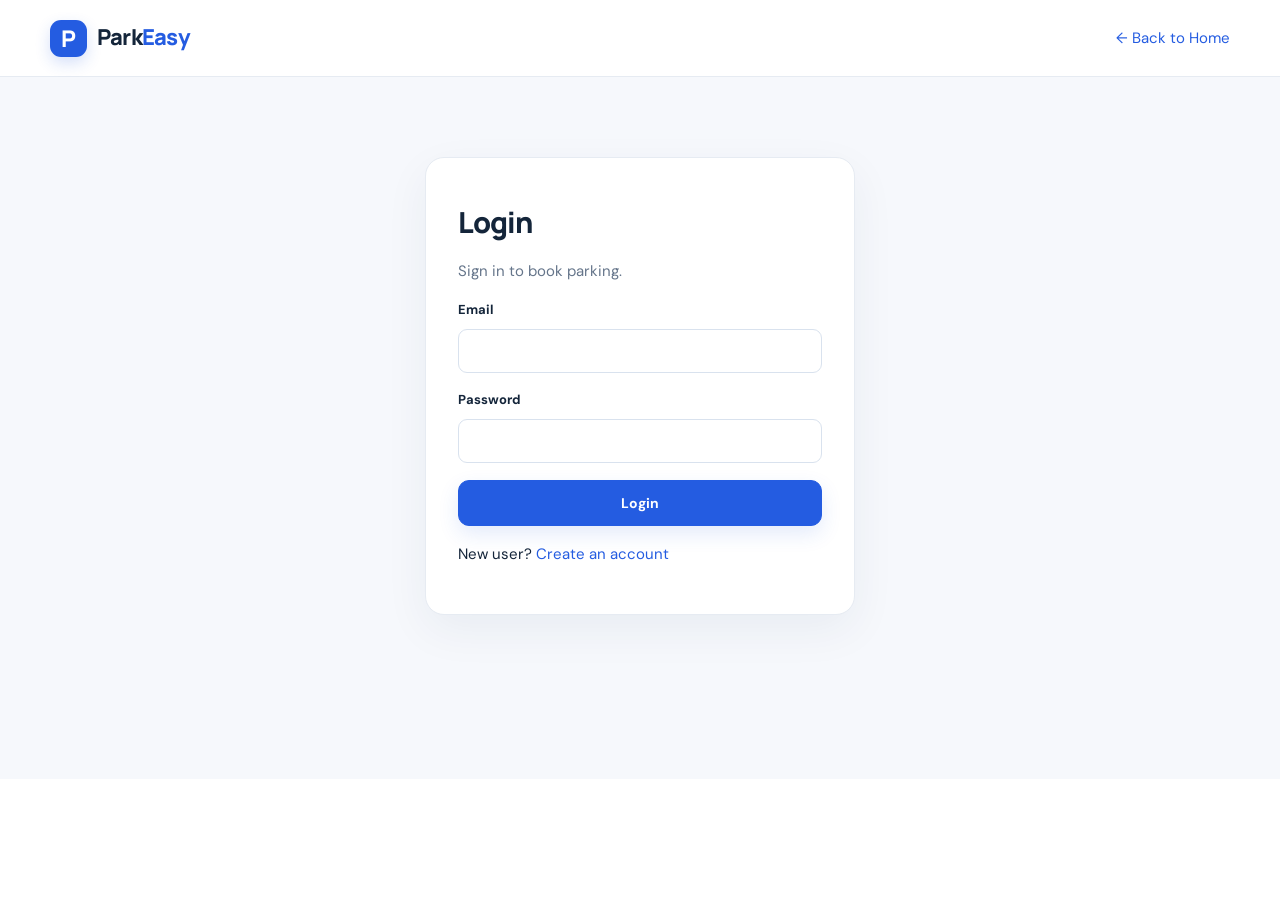
<file: templates/login.html>
<!doctype html><html lang="en"><head>
<meta charset="utf-8"><meta name="viewport" content="width=device-width, initial-scale=1">
<title>Login | ParkEasy</title><link rel="stylesheet" href="/static/style.css">
<script src="/static/auth.js" defer></script></head>
<body><header class="topbar"><div class="container nav"><a class="brand" href="/"><span class="brand-mark">P</span> Park<span class="accent">Easy</span></a><a href="/">← Back to Home</a></div></header>
<main class="form-container"><div class="form-card">
<h1>Login</h1><p class="muted">Sign in to book parking.</p>
<form id="authForm" data-mode="login">
<label>Email<input type="email" id="email" required autocomplete="email"></label>
<label>Password<input type="password" id="password" required autocomplete="current-password"></label>
<button type="submit" class="button full">Login</button>
</form><p id="message" class="error" role="status"></p>
<p>New user? <a href="/register">Create an account</a></p></div></main></body></html>
</file>
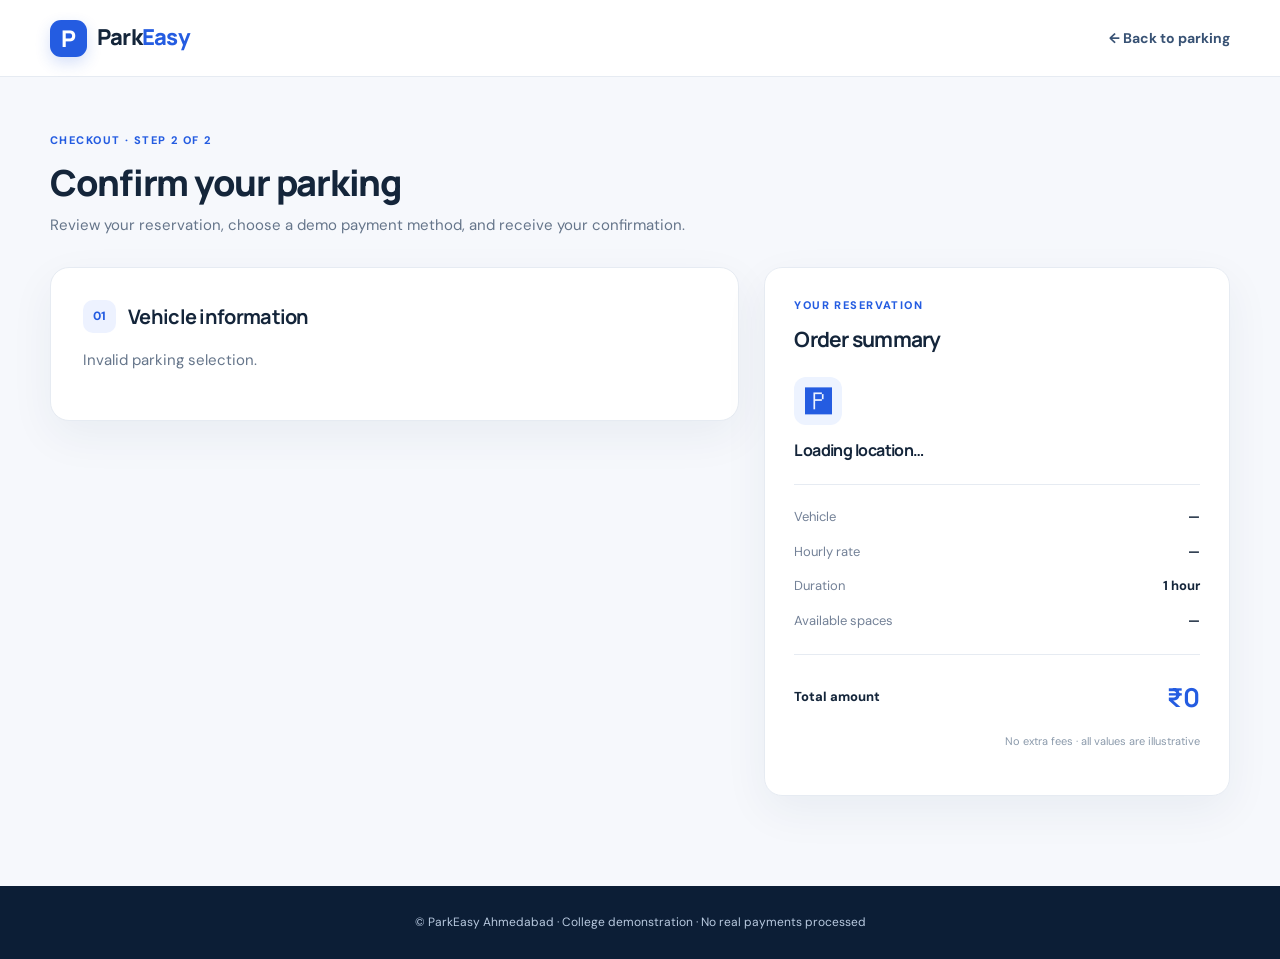
<file: templates/payment.html>
<!doctype html><html lang="en"><head>
<meta charset="utf-8"><meta name="viewport" content="width=device-width, initial-scale=1">
<title>Secure-style Demo Checkout | ParkEasy</title><link rel="stylesheet" href="/static/style.css">
<script src="/static/payment.js" defer></script></head>
<body>
<header class="topbar"><div class="container nav"><a class="brand" href="/"><span class="brand-mark">P</span> Park<span class="accent">Easy</span></a><a href="/#parking" class="text-link">← Back to parking</a></div></header>
<main class="checkout-page"><div class="container"><div class="checkout-heading"><span class="section-eyebrow">CHECKOUT · STEP 2 OF 2</span><h1>Confirm your parking</h1><p class="muted">Review your reservation, choose a demo payment method, and receive your confirmation.</p></div>
<div class="checkout-grid">
  <section class="form-card checkout-main">
    <div class="checkout-step"><span class="step-bubble">01</span><h2>Vehicle information</h2></div>
    <p id="selectionInfo" class="muted">Loading your selected parking...</p>
    <form id="paymentForm">
      <label for="numberPlate">Registration number<input id="numberPlate" name="number_plate" type="text" placeholder="GJ01AB1234" maxlength="15" required autocomplete="off" pattern="[A-Za-z0-9 -]{7,15}" title="Example: GJ01AB1234" style="text-transform:uppercase"></label>
      <p class="field-help">Use the number on your bike or car registration plate.</p>
      <label for="hours">Parking duration<select id="hours"><option value="1">1 hour</option><option value="2">2 hours</option><option value="3">3 hours</option><option value="4">4 hours</option><option value="5">5 hours</option><option value="6">6 hours</option><option value="7">7 hours</option><option value="8">8 hours</option></select></label>
      <div class="checkout-step second-step"><span class="step-bubble">02</span><h2>Choose payment method</h2></div>
      <div class="payment-methods" role="radiogroup" aria-label="Payment method">
        <label class="method-card selected"><input type="radio" name="method" value="Demo UPI" checked><span class="method-icon">₹</span><span><strong>UPI</strong><small>Simulated payment · no PIN</small></span><span class="radio-indicator"></span></label>
        <label class="method-card"><input type="radio" name="method" value="Demo Card"><span class="method-icon">▣</span><span><strong>Debit / Credit card</strong><small>Simulated payment · no card details</small></span><span class="radio-indicator"></span></label>
        <label class="method-card"><input type="radio" name="method" value="Cash at parking"><span class="method-icon">▤</span><span><strong>Pay at parking</strong><small>Amount due on arrival · simulated booking</small></span><span class="radio-indicator"></span></label>
      </div>
      <div class="payment-preview" id="paymentPreview"><span class="preview-icon">✓</span><span>UPI simulation — your booking will be marked <b>Demo paid</b>. No actual payment is processed.</span></div>
      <div class="notice">Academic demonstration only. No live payment gateway or real-world parking reservation. Never enter UPI PIN, card details or banking credentials.</div>
      <button type="submit" class="button full" id="confirmButton">Confirm demo payment · ₹0</button>
      <p class="centered-footnote">A confirmation number and receipt will appear after booking.</p>
    </form>
    <div id="message" role="status" aria-live="polite"></div>
  </section>
  <aside class="order-summary"><div class="order-heading"><span class="section-eyebrow">YOUR RESERVATION</span><h2>Order summary</h2></div>
    <div class="order-location-icon">🅿</div><h3 id="orderPlace">Loading location…</h3><p id="orderArea" class="muted"></p>
    <div class="order-divider"></div>
    <div class="order-line"><span>Vehicle</span><strong id="orderVehicle">—</strong></div>
    <div class="order-line"><span>Hourly rate</span><strong id="orderRate">—</strong></div>
    <div class="order-line"><span>Duration</span><strong id="orderDuration">1 hour</strong></div>
    <div class="order-line"><span>Available spaces</span><strong id="orderSpaces">—</strong></div>
    <div class="order-divider"></div>
    <div class="order-line total-line"><span>Total amount</span><strong id="totalAmount">₹0</strong></div>
    <p class="order-caption">No extra fees · all values are illustrative</p>
  </aside>
</div></div></main>
<footer><div class="container">© ParkEasy Ahmedabad · College demonstration · No real payments processed</div></footer>
</body></html>
</file>
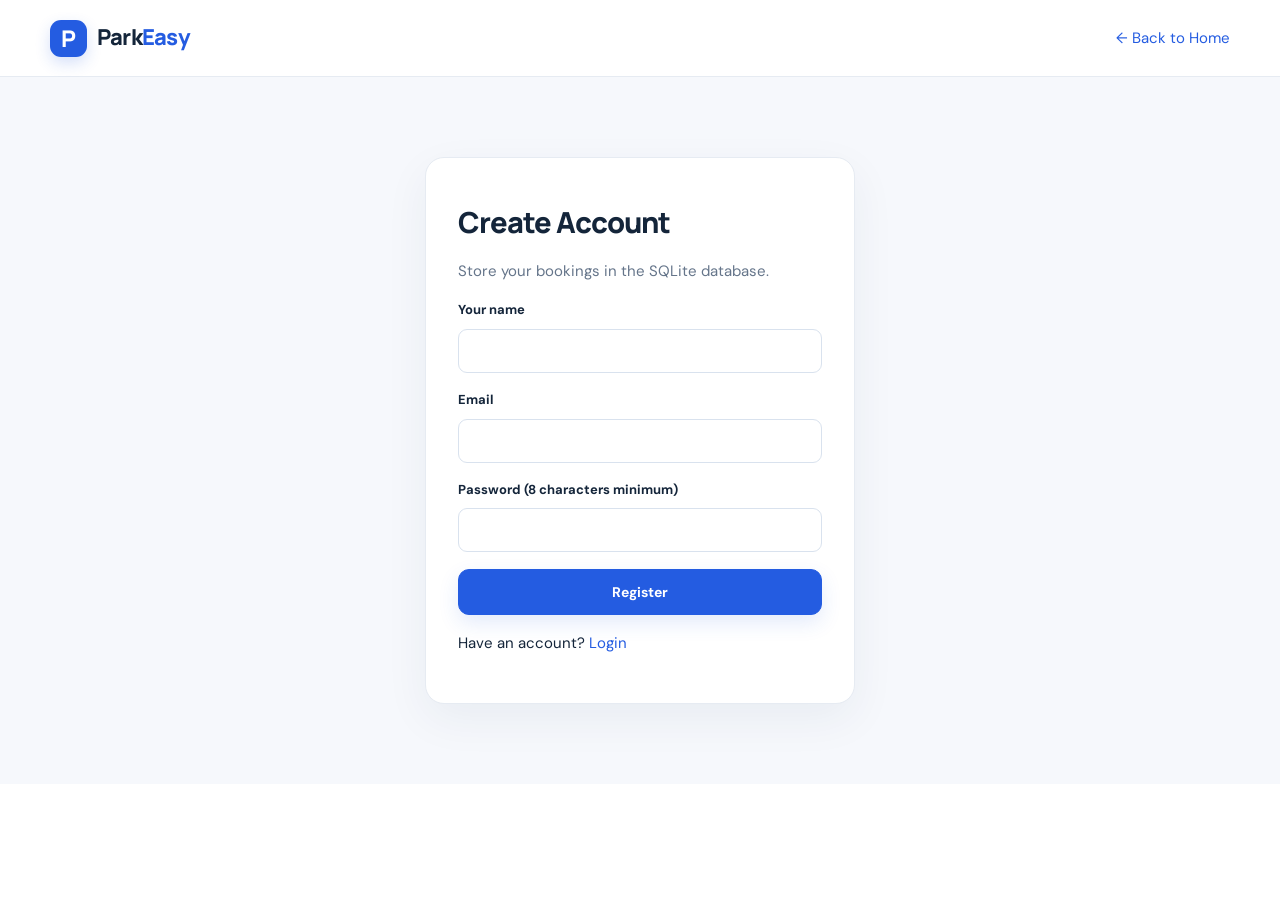
<file: templates/register.html>
<!doctype html><html lang="en"><head>
<meta charset="utf-8"><meta name="viewport" content="width=device-width, initial-scale=1">
<title>Register | ParkEasy</title><link rel="stylesheet" href="/static/style.css">
<script src="/static/auth.js" defer></script></head>
<body><header class="topbar"><div class="container nav"><a class="brand" href="/"><span class="brand-mark">P</span> Park<span class="accent">Easy</span></a><a href="/">← Back to Home</a></div></header>
<main class="form-container"><div class="form-card"><h1>Create Account</h1><p class="muted">Store your bookings in the SQLite database.</p>
<form id="authForm" data-mode="register">
<label>Your name<input type="text" id="name" required minlength="2" autocomplete="name"></label>
<label>Email<input type="email" id="email" required autocomplete="email"></label>
<label>Password (8 characters minimum)<input type="password" id="password" required minlength="8" autocomplete="new-password"></label>
<button type="submit" class="button full">Register</button>
</form><p id="message" class="error" role="status"></p><p>Have an account? <a href="/login">Login</a></p></div></main></body></html>
</file>
<file: static/style.css>
@import url('https://fonts.googleapis.com/css2?family=DM+Sans:wght@400;500;600;700&family=Manrope:wght@400;500;600;700;800&display=swap');
:root{--ink:#14253a;--muted:#65758a;--blue:#245ce1;--navy:#0c1e36;--line:#e6ebf2;--bg:#f6f8fc;--white:#fff;--green:#158769;--shadow:0 15px 45px rgba(20,44,79,.06)}
*{box-sizing:border-box}html{scroll-behavior:smooth}body{margin:0;color:var(--ink);background:#fff;font:15px/1.6 'DM Sans',Arial,sans-serif}h1,h2,h3,.brand{font-family:Manrope,Arial,sans-serif;letter-spacing:-.035em}h1{font-size:clamp(2.4rem,5vw,4.35rem);line-height:1.14;margin:16px 0 20px;font-weight:800}h2{font-size:clamp(1.55rem,2.8vw,2.25rem);line-height:1.25;margin:0 0 10px}h3{font-size:1.1rem;line-height:1.4;margin:0 0 8px}p{margin:8px 0 16px}a{color:var(--blue);text-decoration:none}a:hover{text-decoration:none}.muted{color:var(--muted)}.container{width:calc(100% - 48px);max-width:1180px;margin:auto}.topbar{background:#fff;border-bottom:1px solid var(--line);position:sticky;top:0;z-index:20}.nav{min-height:76px;display:flex;align-items:center;justify-content:space-between;gap:22px}.nav nav{display:flex;align-items:center;gap:30px}.nav nav a{color:#485a71;font-size:14px;font-weight:600}.nav nav a:hover{color:var(--blue)}.brand{color:var(--ink);font-size:22px;font-weight:800;display:inline-flex;align-items:center;gap:5px;white-space:nowrap}.brand-mark{display:inline-flex;align-items:center;justify-content:center;background:var(--blue);color:white;border-radius:11px;width:37px;height:37px;font-size:23px;margin-right:5px;box-shadow:0 6px 15px #245ce130}.accent{color:var(--blue);margin-left:-5px}#accountLinks{display:flex;align-items:center;gap:9px;font-size:13px;flex-wrap:wrap}.button{font:700 14px 'DM Sans',Arial,sans-serif;background:var(--blue);color:white;display:inline-flex;align-items:center;justify-content:center;gap:14px;border:1px solid var(--blue);border-radius:11px;cursor:pointer;padding:13px 19px;transition:.18s ease;box-shadow:0 8px 20px #245ce120}.button:hover{background:#174bc2;transform:translateY(-1px)}.button.outline{background:#fff;color:var(--blue);box-shadow:none;border-color:#cdd9f7}.button.outline:hover{background:#edf3ff}.button.small{padding:9px 13px;font-size:13px}.button.full{width:100%}button:disabled{opacity:.5;cursor:not-allowed;transform:none}.hero{background:radial-gradient(ellipse at 80% 18%,#edf3ff 0%,transparent 55%),linear-gradient(130deg,#fafdff,#f5f8ff);border-bottom:1px solid var(--line);overflow:hidden}.hero-inner{display:grid;grid-template-columns:1.12fr 1fr;gap:72px;align-items:center;padding:90px 0}.hero-copy>p{font-size:16px;color:#627188;max-width:520px}.tag,.section-eyebrow{font-size:11px;letter-spacing:.13em;font-weight:800;color:var(--blue)}.tag{border:1px solid #d7e4ff;background:#ebf2ff;border-radius:20px;padding:9px 13px;display:inline-flex;align-items:center;gap:9px}.status-dot{background:#28a479;width:7px;height:7px;border-radius:50%;display:inline-block}.gradient-text{color:var(--blue)}.hero-actions{display:flex;align-items:center;gap:24px;flex-wrap:wrap;margin-top:27px}.text-link{font-size:14px;font-weight:700;color:#385274}.hero-copy .hero-disclaimer{font-size:12px;color:#8191a7;margin-top:29px}.hero-visual{background:linear-gradient(145deg,#142e59,#0c1930);border-radius:26px;min-height:350px;color:#fff;padding:32px;box-shadow:0 30px 70px rgba(19,47,89,.21);position:relative;overflow:hidden}.hero-visual:before{content:'';position:absolute;width:270px;height:270px;border:1px solid #ffffff19;border-radius:50%;right:-60px;top:30px;box-shadow:0 0 0 52px #ffffff06,0 0 0 110px #ffffff04}.visual-kicker{font-weight:800;font-size:11px;letter-spacing:.13em;color:#bed2f5;display:flex;justify-content:space-between;gap:8px}.live-chip{color:#b2f5d6;letter-spacing:0;font-weight:600}.visual-icon{display:flex;align-items:center;justify-content:center;height:150px;font-size:54px;color:#93affb;position:relative}.visual-icon span{display:flex;align-items:center;justify-content:center;width:100px;height:100px;border-radius:22px;background:#fff;color:var(--blue);font-size:65px;box-shadow:0 14px 32px #060f2755}.visual-title{font-size:23px;font-family:Manrope;font-weight:800;letter-spacing:-.035em}.visual-subtitle{font-size:13px;color:#b0c2e2;margin-top:5px}.visual-mini-grid{display:grid;grid-template-columns:repeat(3,1fr);margin-top:26px;border-top:1px solid #ffffff25;padding-top:16px;gap:12px}.visual-mini-grid div{display:flex;flex-direction:column}.visual-mini-grid small{font-size:9px;color:#aabedb;letter-spacing:.08em}.visual-mini-grid strong{font-size:23px;letter-spacing:-.02em}.section{padding:80px 0}.section.light{background:var(--bg)}.section-eyebrow{display:block;margin-bottom:12px}.filter-box{margin:26px 0 18px;padding:22px;background:white;border:1px solid var(--line);border-radius:16px;box-shadow:var(--shadow);display:grid;grid-template-columns:1.5fr 1.2fr 1fr 1fr auto;gap:12px;align-items:end}label{font-weight:700;font-size:13px;display:block}input,select{font:500 14px 'DM Sans',Arial,sans-serif;width:100%;background:#fff;color:var(--ink);border:1px solid #d9e2ee;border-radius:9px;padding:12px 13px;margin-top:8px;outline:none}input:focus,select:focus{border-color:#6695f4;box-shadow:0 0 0 3px #245ce115}.summary{font-size:13px;font-weight:700;color:#62758a;margin:23px 0 17px}.card-grid{display:grid;grid-template-columns:repeat(3,minmax(0,1fr));gap:18px}.parking-card{background:#fff;border:1px solid var(--line);border-radius:17px;padding:24px;box-shadow:0 6px 20px #1d345008;transition:.2s}.parking-card:hover{border-color:#bbcff6;box-shadow:0 15px 35px #142f5514;transform:translateY(-2px)}.parking-card h3{font-size:17px}.parking-card .area{font-size:13px;color:var(--muted);margin:0 0 18px}.card-top{display:flex;justify-content:space-between;align-items:center;margin-bottom:17px}.parking-icon{display:inline-flex;width:46px;height:46px;align-items:center;justify-content:center;border-radius:12px;background:#edf3ff;font-size:22px}.pill{background:#e6f7ee;color:#17714c;border-radius:30px;padding:5px 11px;font-size:11px;font-weight:800}.pill.full{background:#ffedf0;color:#bd3b52}.info-row{border-top:1px solid #edf0f5;display:flex;justify-content:space-between;align-items:center;gap:15px;padding:12px 0;font-size:13px;color:#6e7a8b}.info-row strong{color:var(--ink);font-size:14px}.card-bottom{border-top:1px solid #edf0f5;padding-top:18px;margin-top:4px;display:flex;align-items:center;justify-content:space-between;gap:8px}.price{font-size:24px;font-weight:800;color:var(--ink);font-family:Manrope}.card-bottom .muted{font-size:12px}.insight-stats{display:grid;grid-template-columns:repeat(3,1fr);gap:15px;margin-top:30px}.insight-stat{border:1px solid var(--line);background:#fff;border-radius:16px;padding:22px;display:flex;flex-direction:column;gap:5px}.insight-stat>span{font-size:10px;letter-spacing:.12em;font-weight:800;color:#6c7e95}.insight-stat strong{font:800 32px Manrope,sans-serif;letter-spacing:-.05em}.insight-stat small{color:#8693a4;font-size:12px}.insight-stat.highlight-stat{background:var(--navy);border-color:var(--navy);color:#fff}.highlight-stat>span,.highlight-stat small{color:#b6c9e2}.insight-layout{display:grid;grid-template-columns:minmax(0,1.8fr) minmax(270px,.88fr);gap:20px;margin-top:19px;align-items:start}.graph-panel,.insight-aside{background:#fff;border:1px solid var(--line);border-radius:18px;padding:25px;box-shadow:var(--shadow)}.graph-heading{display:flex;justify-content:space-between;align-items:center;gap:15px;flex-wrap:wrap}.graph-heading h3{font-size:20px}.chart-vehicle{border:1px solid #e0e8f4;background:#f3f7fd;border-radius:9px;padding:7px 11px;font-size:12px;color:#475e7c;font-weight:700}.chart-legend{display:flex;justify-content:space-between;flex-wrap:wrap;gap:8px;color:#8693a5;font-size:11px;margin:19px 0 15px}.legend-dot{display:inline-block;background:#3974ea;border-radius:3px;width:9px;height:9px;margin-right:5px}.probability-graph{display:grid;gap:14px}.graph-row{display:grid;grid-template-columns:minmax(100px,172px) minmax(70px,1fr) 60px;gap:12px;align-items:center;font-size:12px}.graph-name{font-weight:600;overflow:hidden;white-space:nowrap;text-overflow:ellipsis}.graph-track{height:11px;background:#edf2fa;border-radius:50px;overflow:hidden}.graph-bar{height:100%;background:linear-gradient(90deg,#3f86fa,#2356d2);border-radius:50px;transition:width .5s ease}.graph-value{text-align:right;color:#245ce1;font-weight:800;font-variant-numeric:tabular-nums}.graph-note{font-size:11px;margin-top:22px}.insight-aside{padding:29px}.aside-icon{display:flex;align-items:center;justify-content:center;width:48px;height:48px;background:#ebf1ff;border-radius:13px;color:var(--blue);font-size:26px;margin-bottom:24px}.insight-aside h3{font-size:22px;margin-bottom:13px}.insight-aside p{color:#687b92;font-size:13px}.formula{background:#f1f5ff;border:1px solid #e1eaff;padding:16px;border-radius:11px;font-size:14px;font-weight:800;color:#284d8e;margin:20px 0}.aside-rule{border-top:1px solid var(--line);margin:24px 0}.insight-aside strong{font-size:13px}.steps{display:grid;grid-template-columns:repeat(5,1fr);gap:14px;margin-top:24px}.steps>div{border:1px solid var(--line);background:#fff;border-radius:14px;padding:21px}.steps strong{font-size:13px;color:#245ce1}.steps p{font-size:12px;color:#738298;margin:9px 0}.bookings-list{margin-top:22px}.booking-item{background:#fff;border:1px solid var(--line);padding:19px 20px;border-radius:14px;margin-bottom:12px;display:flex;align-items:center;justify-content:space-between;gap:15px;flex-wrap:wrap}.booking-item p{color:var(--muted);font-size:13px;margin:6px 0}.payment-label{display:inline-block;background:#edf6ff;color:#275fa8;border-radius:20px;padding:4px 11px;font-size:11px;font-weight:700}footer{padding:27px 0;background:var(--navy);color:#b8c9df;font-size:12px;text-align:center}.form-container{min-height:78vh;display:flex;align-items:flex-start;justify-content:center;background:var(--bg);padding:80px 20px}.form-card{background:#fff;border:1px solid var(--line);border-radius:19px;padding:32px;box-shadow:var(--shadow);max-width:430px;width:100%}.form-card h1{font-size:29px}.form-card label{margin:17px 0}.form-card .tag{margin-bottom:12px}.form-card.wide{max-width:620px}.success{color:#087a50;background:#e9f9f1;padding:17px;border-radius:11px;margin-top:18px}.error{color:#bc314c}.checkout-page{background:var(--bg);padding:55px 0 90px;min-height:82vh}.checkout-heading{margin-bottom:30px}.checkout-heading h1{font-size:36px;margin:6px 0 10px}.checkout-heading p{margin:0}.checkout-grid{display:grid;grid-template-columns:minmax(0,1.48fr) minmax(275px,1fr);gap:25px;align-items:start}.checkout-main{max-width:none;padding:32px}.checkout-step{display:flex;align-items:center;gap:12px;margin-bottom:15px}.checkout-step h2{font-size:20px;margin:0}.step-bubble{height:33px;width:33px;border-radius:10px;display:inline-flex;align-items:center;justify-content:center;background:#edf2ff;color:var(--blue);font-size:12px;font-weight:800}.second-step{border-top:1px solid var(--line);padding-top:26px;margin-top:26px}.field-help{font-size:11px;color:#8793a4;margin-top:-11px}.payment-methods{display:grid;gap:11px;margin:15px 0}.method-card{display:flex;align-items:center;gap:13px;border:1.5px solid var(--line);border-radius:12px;padding:15px;cursor:pointer;margin:0!important;font-size:13px;transition:.2s}.method-card.selected{border-color:var(--blue);background:#f3f7ff}.method-card input{position:absolute;opacity:0;width:1px;height:1px}.method-card>span:nth-of-type(2){display:flex;flex-direction:column;flex:1}.method-card small{font-size:11px;color:#8591a1;font-weight:400}.method-icon{display:flex;align-items:center;justify-content:center;background:#edf2fc;border-radius:9px;width:37px;height:37px;font-size:22px;color:#2762d9}.radio-indicator{height:16px;width:16px;border:2px solid #b8c5d8;border-radius:50%}.method-card.selected .radio-indicator{border:5px solid var(--blue)}.payment-preview{font-size:12px;background:#f4f7fc;border:1px solid #e3eaf5;padding:13px;border-radius:10px;margin:16px 0}.notice{background:#fffaec;border:1px solid #f3e3b6;border-radius:11px;font-size:12px;color:#866a25;padding:13px;margin:16px 0}.centered-footnote{text-align:center;font-size:11px;color:#8c99aa;margin:12px 0 0}.order-summary{background:#fff;border:1px solid var(--line);box-shadow:var(--shadow);padding:29px;border-radius:18px;position:sticky;top:100px}.order-heading h2{font-size:21px}.order-location-icon{display:flex;align-items:center;justify-content:center;background:#edf3ff;border-radius:12px;width:48px;height:48px;color:var(--blue);font-size:27px;margin:25px 0 14px}.order-summary h3{font-size:16px}.order-summary p{font-size:13px}.order-divider{height:1px;background:var(--line);margin:22px 0}.order-line{display:flex;justify-content:space-between;gap:15px;margin:14px 0;font-size:13px;color:#738197}.order-line strong{font-size:13px;color:var(--ink)}.total-line{align-items:center;color:var(--ink);font-weight:800}.total-line strong{font-size:26px;color:var(--blue);font-family:Manrope}.order-caption{font-size:11px!important;color:#8b9aab;text-align:right}.receipt{text-align:center;padding:20px 0 6px}.receipt-check{background:#e2f7ed;color:#138157;width:66px;height:66px;border-radius:50%;font-size:34px;font-weight:800;display:flex;align-items:center;justify-content:center;margin:0 auto 20px}.receipt h2{font-size:27px}.receipt-row{display:flex;justify-content:space-between;text-align:left;border-bottom:1px solid var(--line);padding:11px 0;font-size:12px;gap:15px}.receipt-row span{color:var(--muted)}.receipt-actions{display:flex;flex-wrap:wrap;gap:12px;margin-top:24px}.receipt-actions>*{flex:1}.checkout-error{padding:14px;background:#ffebef;border-radius:9px;margin-top:15px}
@media(max-width:950px){.hero-inner{gap:28px}.filter-box{grid-template-columns:repeat(2,minmax(0,1fr))}.card-grid{grid-template-columns:repeat(2,1fr)}.insight-layout{grid-template-columns:1fr}.steps{grid-template-columns:repeat(3,1fr)}}
@media(max-width:680px){.container{width:calc(100% - 32px)}.nav{padding:13px 0;gap:12px;flex-wrap:wrap}.nav nav{order:3;width:100%;justify-content:space-between;gap:9px}.nav nav a{font-size:12px}.brand{font-size:19px}.hero-inner{grid-template-columns:1fr;padding:55px 0}.hero-visual{min-height:300px}.section{padding:55px 0}.card-grid,.filter-box,.checkout-grid{grid-template-columns:1fr}.insight-stats{grid-template-columns:1fr}.steps{grid-template-columns:1fr 1fr}.graph-panel{padding:17px}.graph-row{grid-template-columns:minmax(90px,135px) minmax(45px,1fr) 58px;gap:7px;font-size:11px}.checkout-page{padding:40px 0}.checkout-main,.order-summary{padding:22px}.order-summary{position:static}.checkout-heading h1{font-size:29px}}
@media(max-width:420px){.steps{grid-template-columns:1fr}.card-bottom{gap:7px}.graph-row{grid-template-columns:90px minmax(40px,1fr) 54px;font-size:10px}.graph-heading h3{font-size:17px}.hero-actions{gap:16px}}
@media print{.topbar,footer,.checkout-heading,.receipt-actions,.order-summary,.notice{display:none!important}.checkout-page{padding:0}.checkout-grid{display:block}.checkout-main{border:0;box-shadow:none}.receipt{display:block}}
</file>
